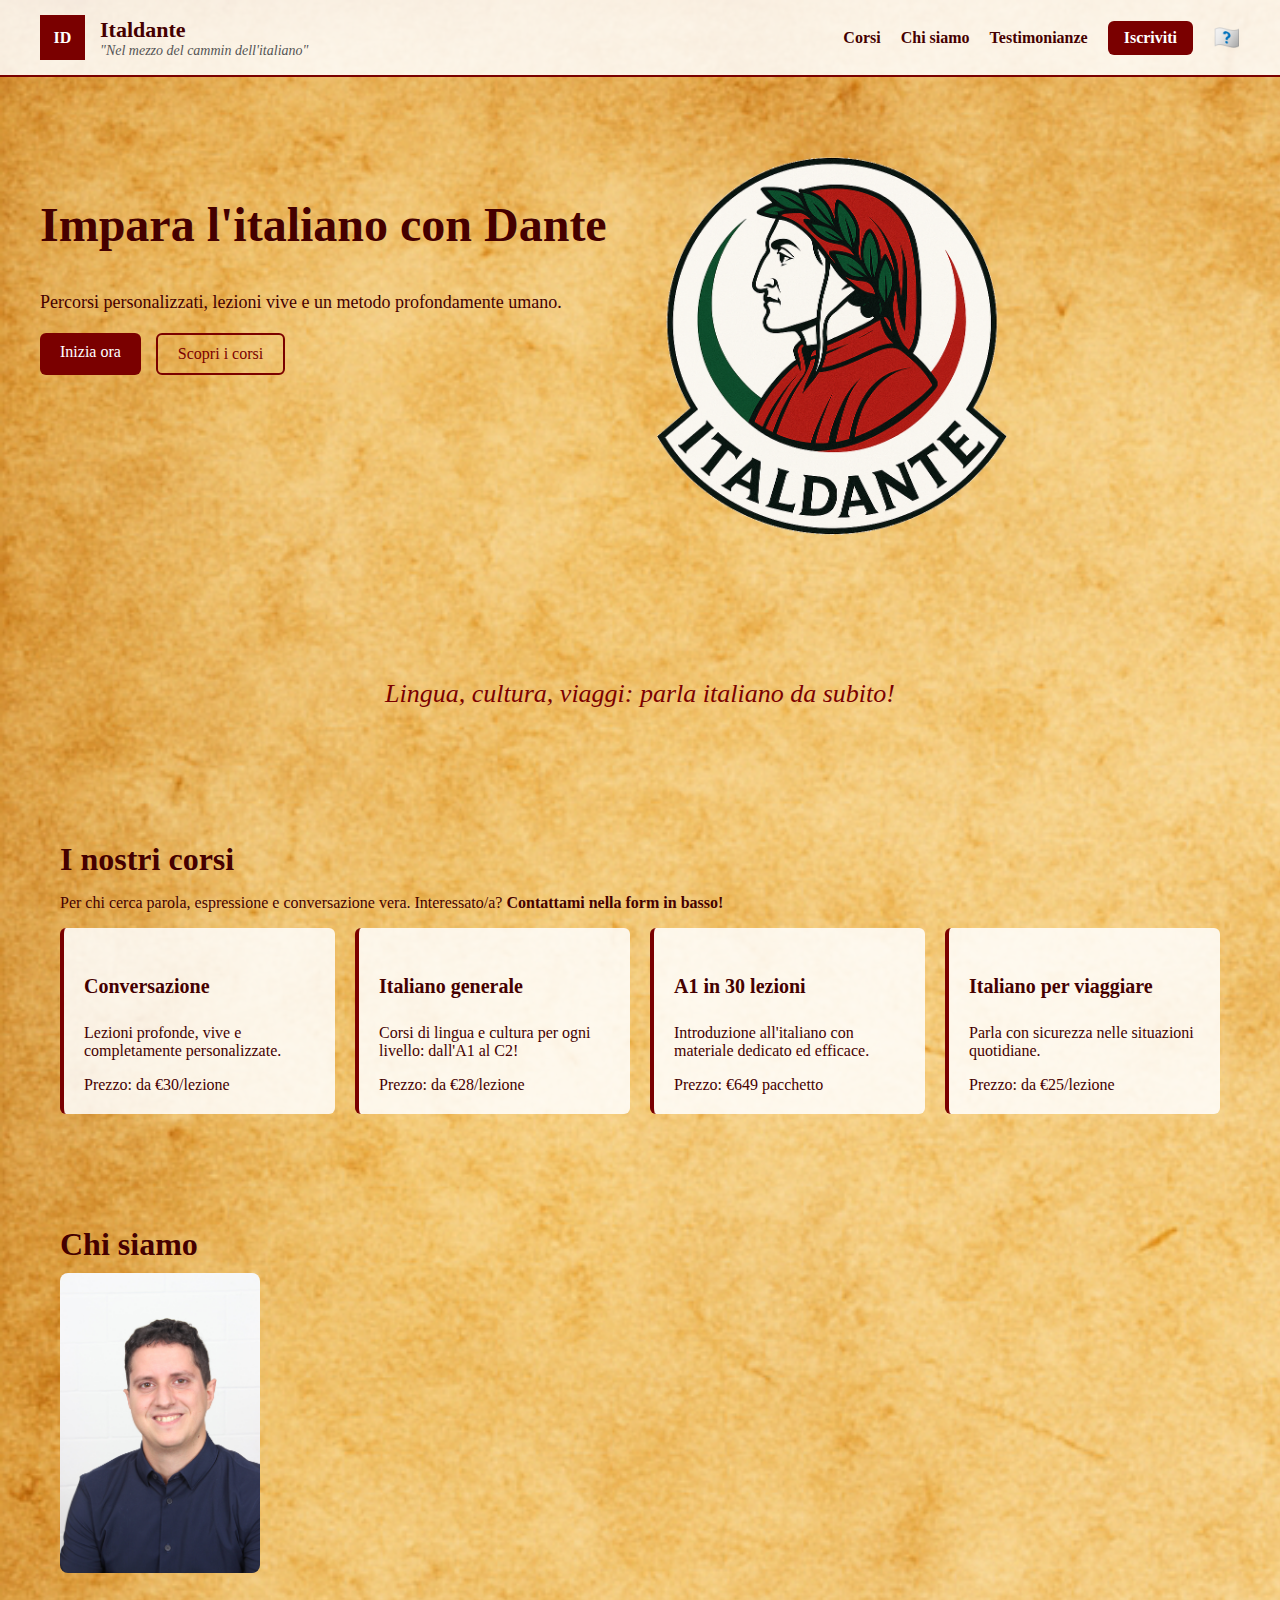
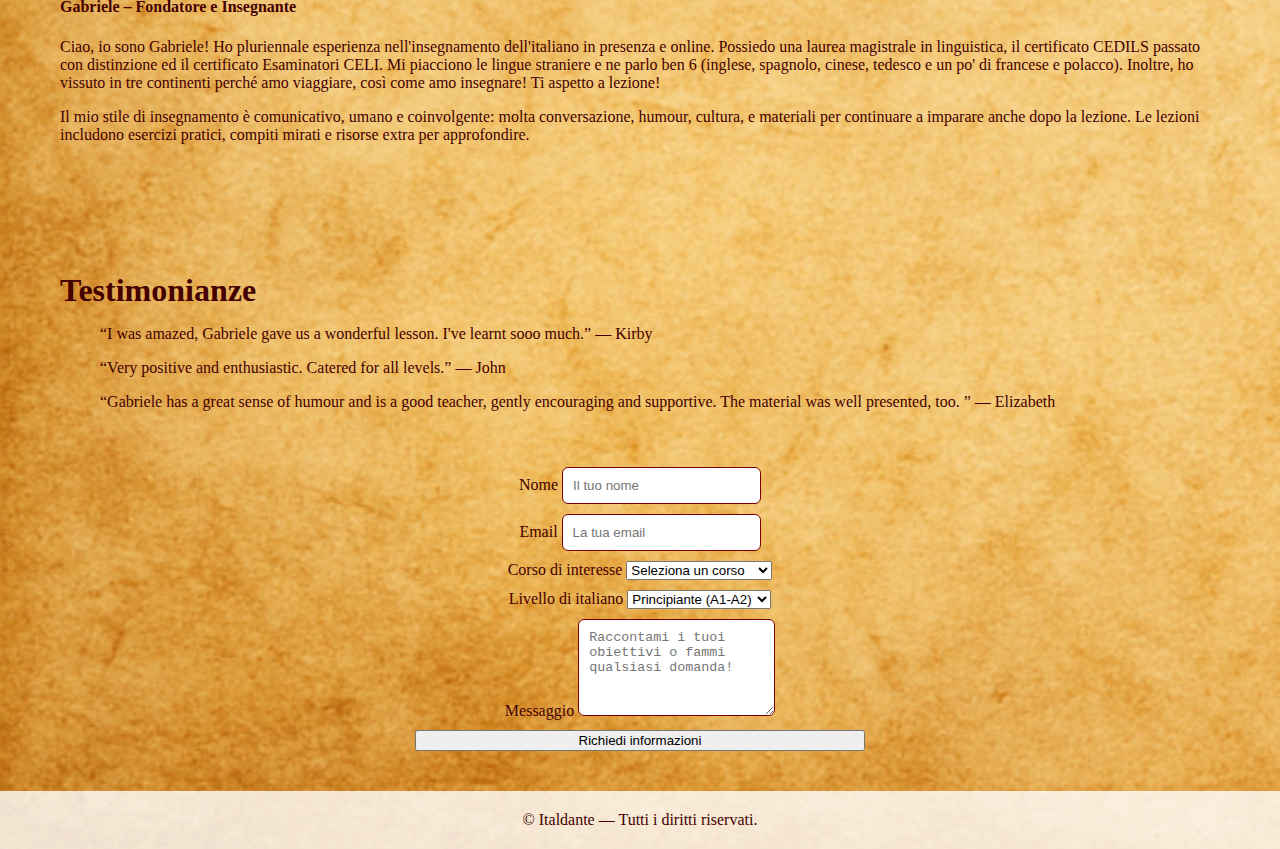
<file: index.html>
<!DOCTYPE html>
<html lang="it">
<head>
    <meta charset="UTF-8" />
    <meta name="viewport" content="width=device-width, initial-scale=1.0" />
    <title>Italdante – Scuola Online di Italiano</title>
    <link rel="stylesheet" href="style.css" />
</head>

<body>

    <!-- HEADER -->
    <header class="header">
        <div class="logo-box">
            <div class="logo-square">ID</div>
            <div>
                <h1 class="site-title">Italdante</h1>
                <p class="site-subtitle">"Nel mezzo del cammin dell'italiano"</p>
            </div>
        </div>
        <nav class="menu">
            <a href="#corsi">Corsi</a>
            <a href="#about">Chi siamo</a>
            <a href="#testimonianze">Testimonianze</a>
            <a href="#contatto" class="cta-main">Iscriviti</a>
<a href="en.html" style="font-size:22px;text-decoration:none;">🇪🇳</a>
        </nav>
    </header>

    <!-- HERO -->
    <section class="hero">
        <div class="hero-text">
            <h2 class="hero-title">Impara l'italiano con Dante</h2>
            <p class="hero-subtitle">Percorsi personalizzati, lezioni vive e un metodo profondamente umano.</p>

            <div class="hero-buttons">
                <a href="#iscriviti" class="btn-primary">Inizia ora</a>
                <a href="#corsi" class="btn-outline">Scopri i corsi</a>
            </div>
        </div>

        <div class="hero-img-box">
            <img src="dante-illustration.png" alt="Dante illustrazione" class="hero-img" />
        </div>
    </section>

    <!-- CITAZIONE -->
    <section class="quote">
        Lingua, cultura, viaggi: parla italiano da subito!
    </section>

   <!-- CORSI -->
<section id="corsi" class="section">
    <h3 class="section-title">I nostri corsi</h3>
    <p class="section-subtitle">Per chi cerca parola, espressione e conversazione vera. Interessato/a? <b>Contattami nella form in basso!</b></p>

    <div class="card-grid">

        <div class="card">
            <h4 class="card-title">Conversazione</h4>
            <p class="card-text">Lezioni profonde, vive e completamente personalizzate.</p>
            <div class="card-footer">
                <span>Prezzo: da €30/lezione</span>
                
            </div>
        </div>

        <div class="card">
            <h4 class="card-title">Italiano generale</h4>
            <p class="card-text">Corsi di lingua e cultura per ogni livello: dall'A1 al C2!</p>
            <div class="card-footer">
                <span>Prezzo: da €28/lezione</span>
            </div>
        </div>

        <div class="card">
            <h4 class="card-title">A1 in 30 lezioni</h4>
            <p class="card-text">Introduzione all'italiano con materiale dedicato ed efficace.</p>
            <div class="card-footer">
                <span>Prezzo: €649 pacchetto</span>
               
            </div>
        </div>

        <div class="card">
            <h4 class="card-title">Italiano per viaggiare</h4>
            <p class="card-text">Parla con sicurezza nelle situazioni quotidiane.</p>
            <div class="card-footer">
                <span>Prezzo: da €25/lezione</span>
               
            </div>
        </div>

    </div>
</section>

<!-- CHI SIAMO -->
<section id="about" class="section">
    <h3 class="section-title">Chi siamo</h3>

    <div class="about-grid">
        <div class="about-photo">
            <!-- Metti qui la tua foto: upload gabriele.png nella stessa cartella -->
            <img src="gabriele.png" alt="Gabriele" style="max-width:200px;border-radius:8px;" />
        </div>

        <div class="about-text">
            <h4>Gabriele – Fondatore e Insegnante</h4>
            <p>
                Ciao, io sono Gabriele! Ho pluriennale esperienza nell'insegnamento dell'italiano in presenza e online. Possiedo una laurea magistrale in linguistica, il certificato CEDILS passato con distinzione ed il certificato Esaminatori CELI. Mi piacciono le lingue straniere e ne parlo ben 6 (inglese, spagnolo, cinese, tedesco e un po' di francese e polacco). Inoltre, ho vissuto in tre continenti perché amo viaggiare, così come amo insegnare! Ti aspetto a lezione!
            </p>
            <p>
                Il mio stile di insegnamento è comunicativo, umano e coinvolgente: molta conversazione, humour, cultura, e materiali per continuare a imparare anche dopo la lezione. Le lezioni includono esercizi pratici, compiti mirati e risorse extra per approfondire.
            </p>
        </div>
    </div>
</section>

<!-- TESTIMONIANZE -->
<section id="testimonianze" class="section">
    <h3 class="section-title">Testimonianze</h3>

    <blockquote class="quote-box">
        “I was amazed, Gabriele gave us a wonderful lesson. I've learnt sooo much.” —  Kirby 
    </blockquote>

    <blockquote class="quote-box">
        “Very positive and enthusiastic. Catered for all levels.” — John
    </blockquote>


    <blockquote class="quote-box">
        “Gabriele has a great sense of humour and is a good teacher, gently encouraging and supportive. The material was well presented, too. ” — Elizabeth
    </blockquote>
</section>

<!-- CONTATTO -->
<center>
<form 
  class="contact-form"
  action="https://formspree.io/f/mkovnprb"
  method="POST"
>

  <!-- Oggetto email -->
  <input type="hidden" name="_subject" value="Nuova richiesta informazioni - Italdante">

  <!-- Anti spam invisibile -->
  <input type="text" name="_gotcha" style="display:none">

  <!-- Nome -->
  <label>
    Nome
    <input 
      type="text" 
      name="nome" 
      placeholder="Il tuo nome"
      required
    >
  </label>

  <!-- Email -->
  <label>
    Email
    <input 
      type="email" 
      name="email" 
      placeholder="La tua email"
      required
    >
  </label>

  <!-- Corso -->
  <label>
    Corso di interesse
    <select name="corso" required>
      <option value="">Seleziona un corso</option>
      <option>Conversazione</option>
      <option>Italiano generale</option>
      <option>A1 in 30 lezioni</option>
      <option>Italiano per viaggiare</option>
    </select>
  </label>

  <!-- Livello -->
  <label>
    Livello di italiano
    <select name="livello">
      <option>Principiante (A1-A2)</option>
      <option>Intermedio (B1-B2)</option>
      <option>Avanzato (C1-C2)</option>
      <option>Non lo so ancora 🙂</option>
    </select>
  </label>

  <!-- Messaggio -->
  <label>
    Messaggio
    <textarea 
      name="messaggio" 
      placeholder="Raccontami i tuoi obiettivi o fammi qualsiasi domanda!"
      rows="5"
      required
    ></textarea>
  </label>

  <button type="submit">
    Richiedi informazioni
  </button>

</form>
</center>


<!-- FOOTER -->
<footer class="footer">© Italdante — Tutti i diritti riservati.</footer>

</body>
</html>
</file>
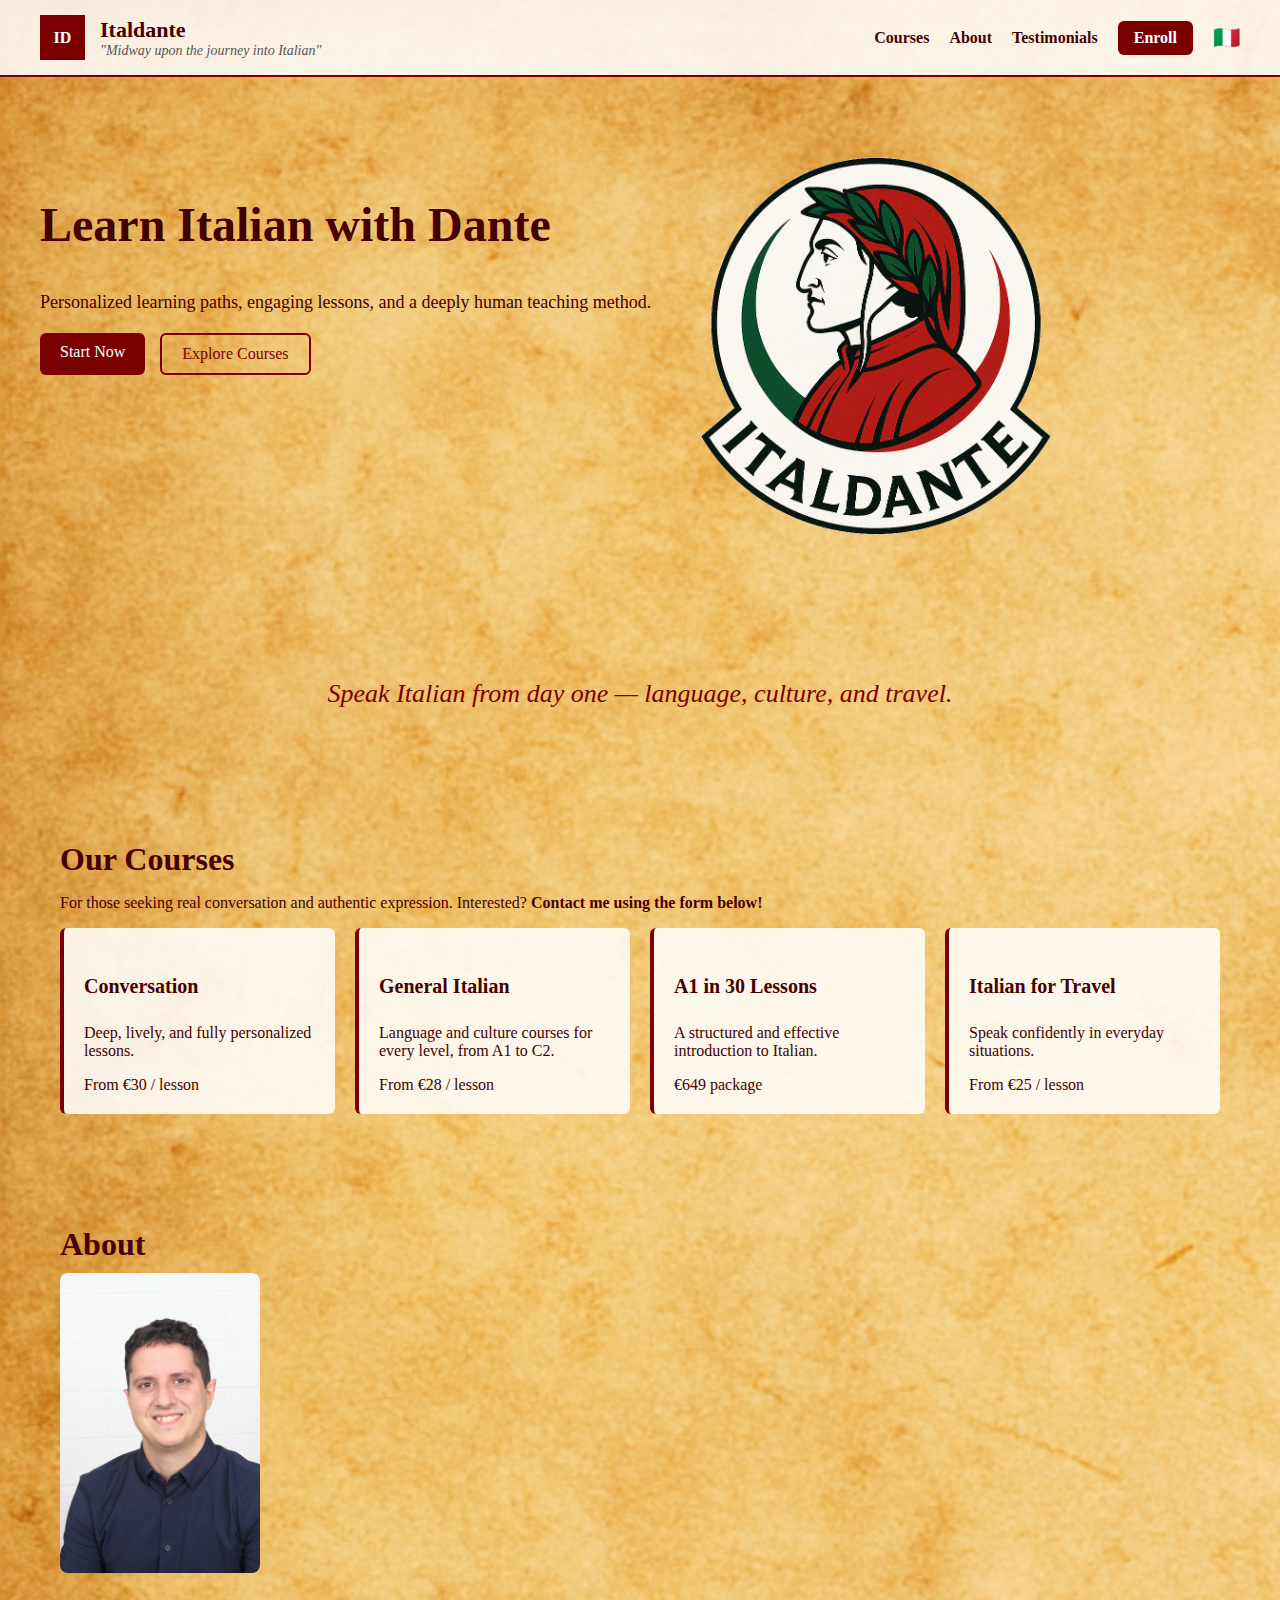
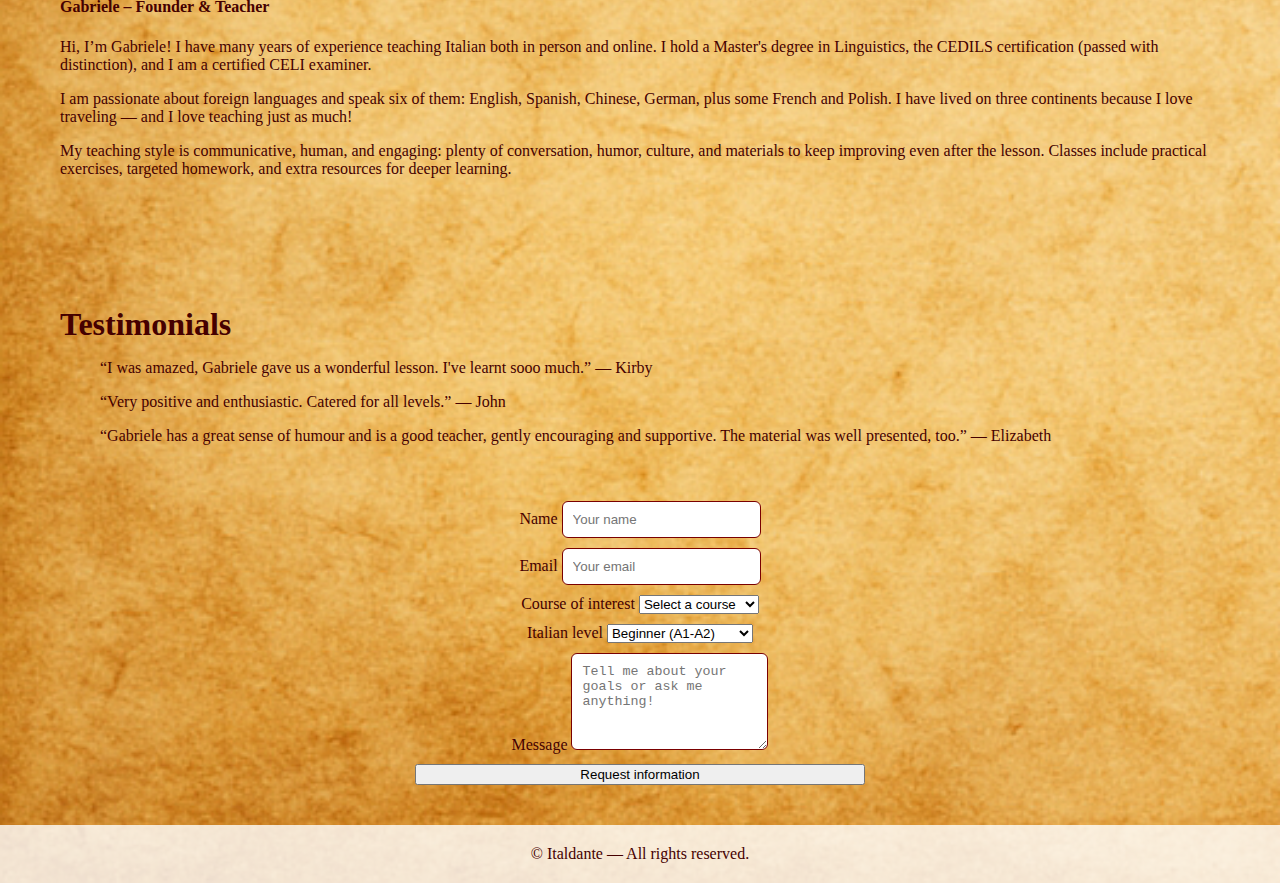
<file: en.html>
<!DOCTYPE html>
<html lang="en">
<head>
    <meta charset="UTF-8" />
    <meta name="viewport" content="width=device-width, initial-scale=1.0" />
    <title>Italdante – Online Italian School</title>
    <link rel="stylesheet" href="style.css" />
</head>

<body>

<header class="header">
    <div class="logo-box">
        <div class="logo-square">ID</div>
        <div>
            <h1 class="site-title">Italdante</h1>
            <p class="site-subtitle">"Midway upon the journey into Italian"</p>
        </div>
    </div>
    <nav class="menu">
        <a href="#corsi">Courses</a>
        <a href="#about">About</a>
        <a href="#testimonianze">Testimonials</a>
        <a href="#contatto" class="cta-main">Enroll</a>
        <a href="index.html" style="font-size:22px;text-decoration:none;">🇮🇹</a>
    </nav>
</header>

<section class="hero">
    <div class="hero-text">
        <h2 class="hero-title">Learn Italian with Dante</h2>
        <p class="hero-subtitle">
            Personalized learning paths, engaging lessons, and a deeply human teaching method.
        </p>

        <div class="hero-buttons">
            <a href="#contatto" class="btn-primary">Start Now</a>
            <a href="#corsi" class="btn-outline">Explore Courses</a>
        </div>
    </div>

    <div class="hero-img-box">
        <img src="dante-illustration.png" alt="Dante illustration" class="hero-img" />
    </div>
</section>

<section class="quote">
Speak Italian from day one — language, culture, and travel.
</section>

<!-- COURSES -->
<section id="corsi" class="section">
    <h3 class="section-title">Our Courses</h3>
    <p class="section-subtitle">
        For those seeking real conversation and authentic expression. Interested? <b>Contact me using the form below!</b>
    </p>

    <div class="card-grid">

        <div class="card">
            <h4 class="card-title">Conversation</h4>
            <p class="card-text">Deep, lively, and fully personalized lessons.</p>
            <div class="card-footer">
                <span>From €30 / lesson</span>
            </div>
        </div>

        <div class="card">
            <h4 class="card-title">General Italian</h4>
            <p class="card-text">Language and culture courses for every level, from A1 to C2.</p>
            <div class="card-footer">
                <span>From €28 / lesson</span>
            </div>
        </div>

        <div class="card">
            <h4 class="card-title">A1 in 30 Lessons</h4>
            <p class="card-text">A structured and effective introduction to Italian.</p>
            <div class="card-footer">
                <span>€649 package</span>
            </div>
        </div>

        <div class="card">
            <h4 class="card-title">Italian for Travel</h4>
            <p class="card-text">Speak confidently in everyday situations.</p>
            <div class="card-footer">
                <span>From €25 / lesson</span>
            </div>
        </div>

    </div>
</section>

<!-- ABOUT -->
<section id="about" class="section">
    <h3 class="section-title">About</h3>

    <div class="about-grid">
        <div class="about-photo">
            <img src="gabriele.png" alt="Gabriele" style="max-width:200px;border-radius:8px;" />
        </div>

        <div class="about-text">
            <h4>Gabriele – Founder & Teacher</h4>
            <p>
                Hi, I’m Gabriele! I have many years of experience teaching Italian both in person and online.
                I hold a Master's degree in Linguistics, the CEDILS certification (passed with distinction),
                and I am a certified CELI examiner.
            </p>
            <p>
                I am passionate about foreign languages and speak six of them: English, Spanish, Chinese,
                German, plus some French and Polish. I have lived on three continents because I love traveling —
                and I love teaching just as much!
            </p>
            <p>
                My teaching style is communicative, human, and engaging: plenty of conversation, humor,
                culture, and materials to keep improving even after the lesson. Classes include practical
                exercises, targeted homework, and extra resources for deeper learning.
            </p>
        </div>
    </div>
</section>

<!-- TESTIMONIALS -->
<section id="testimonianze" class="section">
    <h3 class="section-title">Testimonials</h3>

    <blockquote class="quote-box">
        “I was amazed, Gabriele gave us a wonderful lesson. I've learnt sooo much.” — Kirby
    </blockquote>

    <blockquote class="quote-box">
        “Very positive and enthusiastic. Catered for all levels.” — John
    </blockquote>

    <blockquote class="quote-box">
        “Gabriele has a great sense of humour and is a good teacher, gently encouraging and supportive.
        The material was well presented, too.” — Elizabeth
    </blockquote>
</section>

<!-- CONTACT -->
<center>
<form 
  class="contact-form"
  action="https://formspree.io/f/mkovnprb"
  method="POST"
>

  <input type="hidden" name="_subject" value="New inquiry from Italdante website">
  <input type="text" name="_gotcha" style="display:none">

  <label>
    Name
    <input type="text" name="nome" placeholder="Your name" required>
  </label>

  <label>
    Email
    <input type="email" name="email" placeholder="Your email" required>
  </label>

  <label>
    Course of interest
    <select name="corso" required>
      <option value="">Select a course</option>
      <option>Conversation</option>
      <option>General Italian</option>
      <option>A1 in 30 lessons</option>
      <option>Italian for travel</option>
    </select>
  </label>

  <label>
    Italian level
    <select name="livello">
      <option>Beginner (A1-A2)</option>
      <option>Intermediate (B1-B2)</option>
      <option>Advanced (C1-C2)</option>
      <option>Not sure yet 🙂</option>
    </select>
  </label>

  <label>
    Message
    <textarea 
      name="messaggio"
      placeholder="Tell me about your goals or ask me anything!"
      rows="5"
      required
    ></textarea>
  </label>

  <button type="submit">
    Request information
  </button>

</form>
</center>

<footer class="footer">
© Italdante — All rights reserved.
</footer>

</body>
</html>
</file>
<file: style.css>
/* Sfondo pergamena */
body {
    margin: 0;
    padding: 0;
    background: url('parchment-texture.png');
    background-size: cover;
    font-family: "Georgia", serif;
    color: #450000;
}

/* HEADER */
.header {
    background: rgba(255, 255, 255, 0.85);
    padding: 15px 40px;
    display: flex;
    justify-content: space-between;
    border-bottom: 2px solid #7A0000;
}

.logo-box {
    display: flex;
    gap: 15px;
    align-items: center;
}

.logo-square {
    width: 45px;
    height: 45px;
    background: #7A0000;
    color: white;
    display: flex;
    align-items: center;
    justify-content: center;
    font-weight: bold;
}

.site-title {
    font-size: 22px;
    margin: 0;
}

.site-subtitle {
    margin: 0;
    font-style: italic;
    font-size: 14px;
    color: #555;
}

/* MENU */
.menu {
    display: flex;
    gap: 20px;
    align-items: center;
}

.menu a {
    text-decoration: none;
    color: #450000;
    font-weight: bold;
}

.cta-main {
    background: #7A0000;
    color: white !important;
    padding: 8px 16px;
    border-radius: 6px;
}

/* HERO */
.hero {
    display: flex;
    padding: 80px 40px;
    gap: 50px;
}

.hero-title {
    font-size: 48px;
}

.hero-subtitle {
    font-size: 18px;
}

.hero-buttons {
    margin-top: 20px;
    display: flex;
    gap: 15px;
}

.btn-primary {
    background: #7A0000;
    color: white;
    padding: 10px 20px;
    border-radius: 6px;
    text-decoration: none;
}

.btn-outline {
    border: 2px solid #7A0000;
    padding: 10px 20px;
    border-radius: 6px;
    text-decoration: none;
    color: #7A0000;
}

/* IMAGE */
.hero-img {
    max-width: 350px;
}

/* QUOTE */
.quote {
    text-align: center;
    font-size: 26px;
    font-style: italic;
    margin: 60px 0;
    color: #7A0000;
}

/* SECTION */
.section {
    padding: 40px 60px;
}

.section-title {
    font-size: 32px;
    margin-bottom: 10px;
}

.card-grid, .card-grid-2 {
    display: grid;
    gap: 20px;
}

.card-grid {
    grid-template-columns: repeat(auto-fit, minmax(250px, 1fr));
}

.card-grid-2 {
    grid-template-columns: repeat(auto-fit, minmax(300px, 1fr));
}

/* CARDS */
.card {
    background: rgba(255, 255, 255, 0.85);
    padding: 20px;
    border-left: 4px solid #7A0000;
    border-radius: 6px;
}

.card-title {
    font-size: 20px;
}

.card-footer {
    margin-top: 10px;
    display: flex;
    justify-content: space-between;
}

.card-link {
    color: #7A0000;
    text-decoration: none;
}

/* CONTACT */
.contact-form {
    display: grid;
    gap: 10px;
    max-width: 450px;
}

.contact-form input,
.contact-form textarea {
    padding: 10px;
    border-radius: 6px;
    border: 1px solid #7A0000;
}

/* FOOTER */
.footer {
    text-align: center;
    padding: 20px;
    background: rgba(255,255,255,0.8);
    margin-top: 40px;
}
</file>
